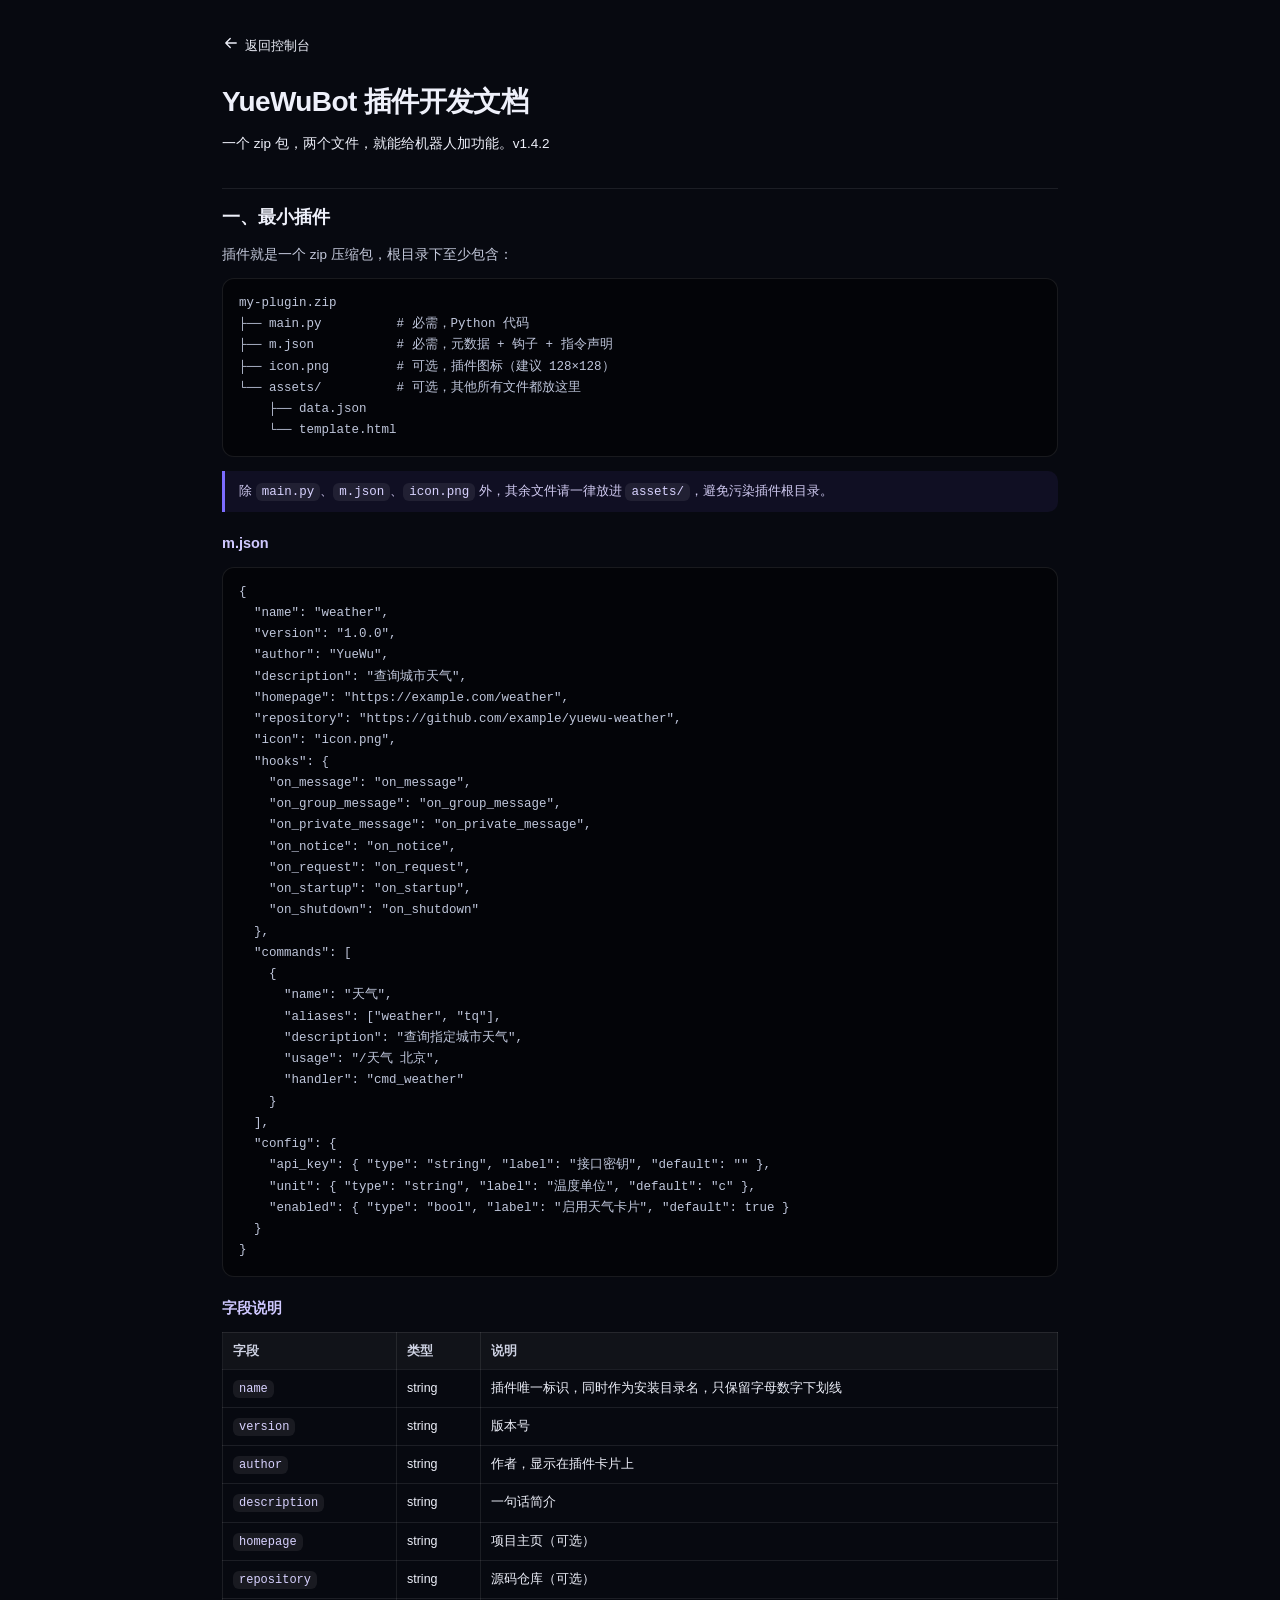
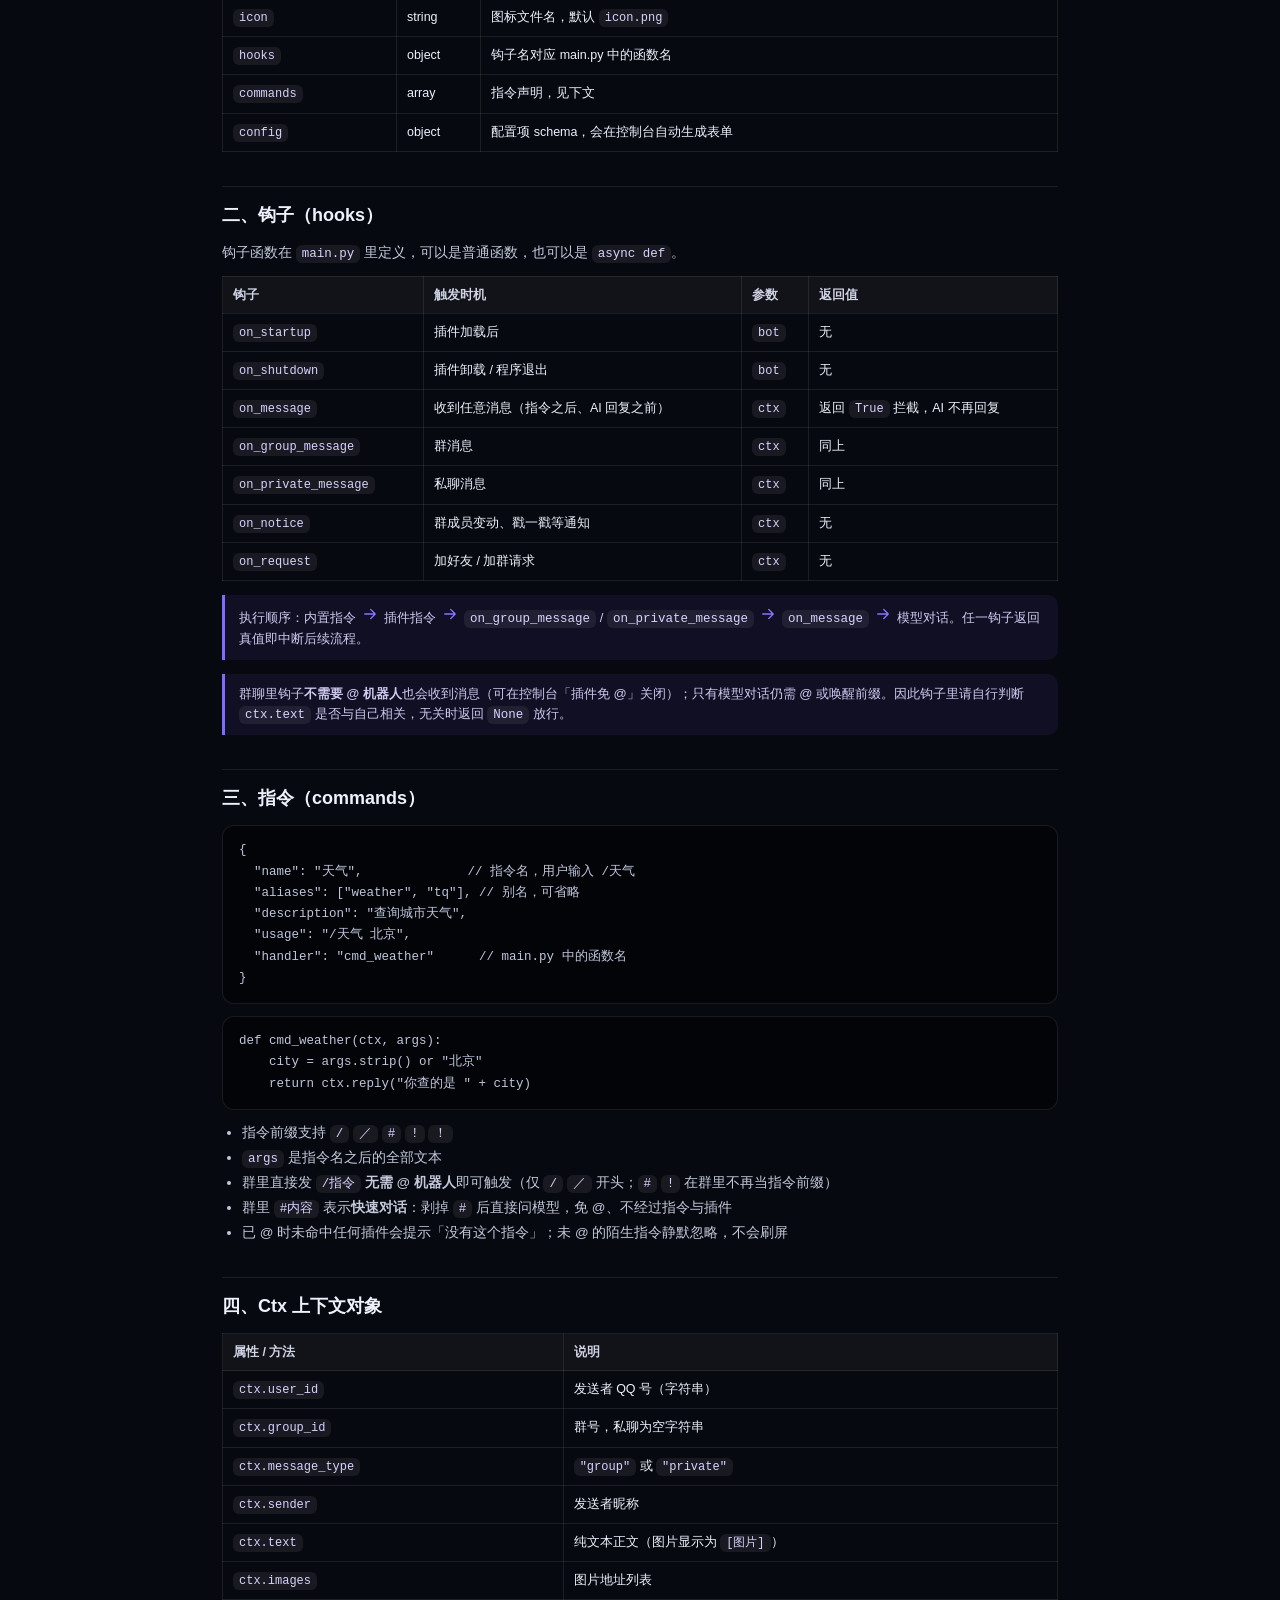
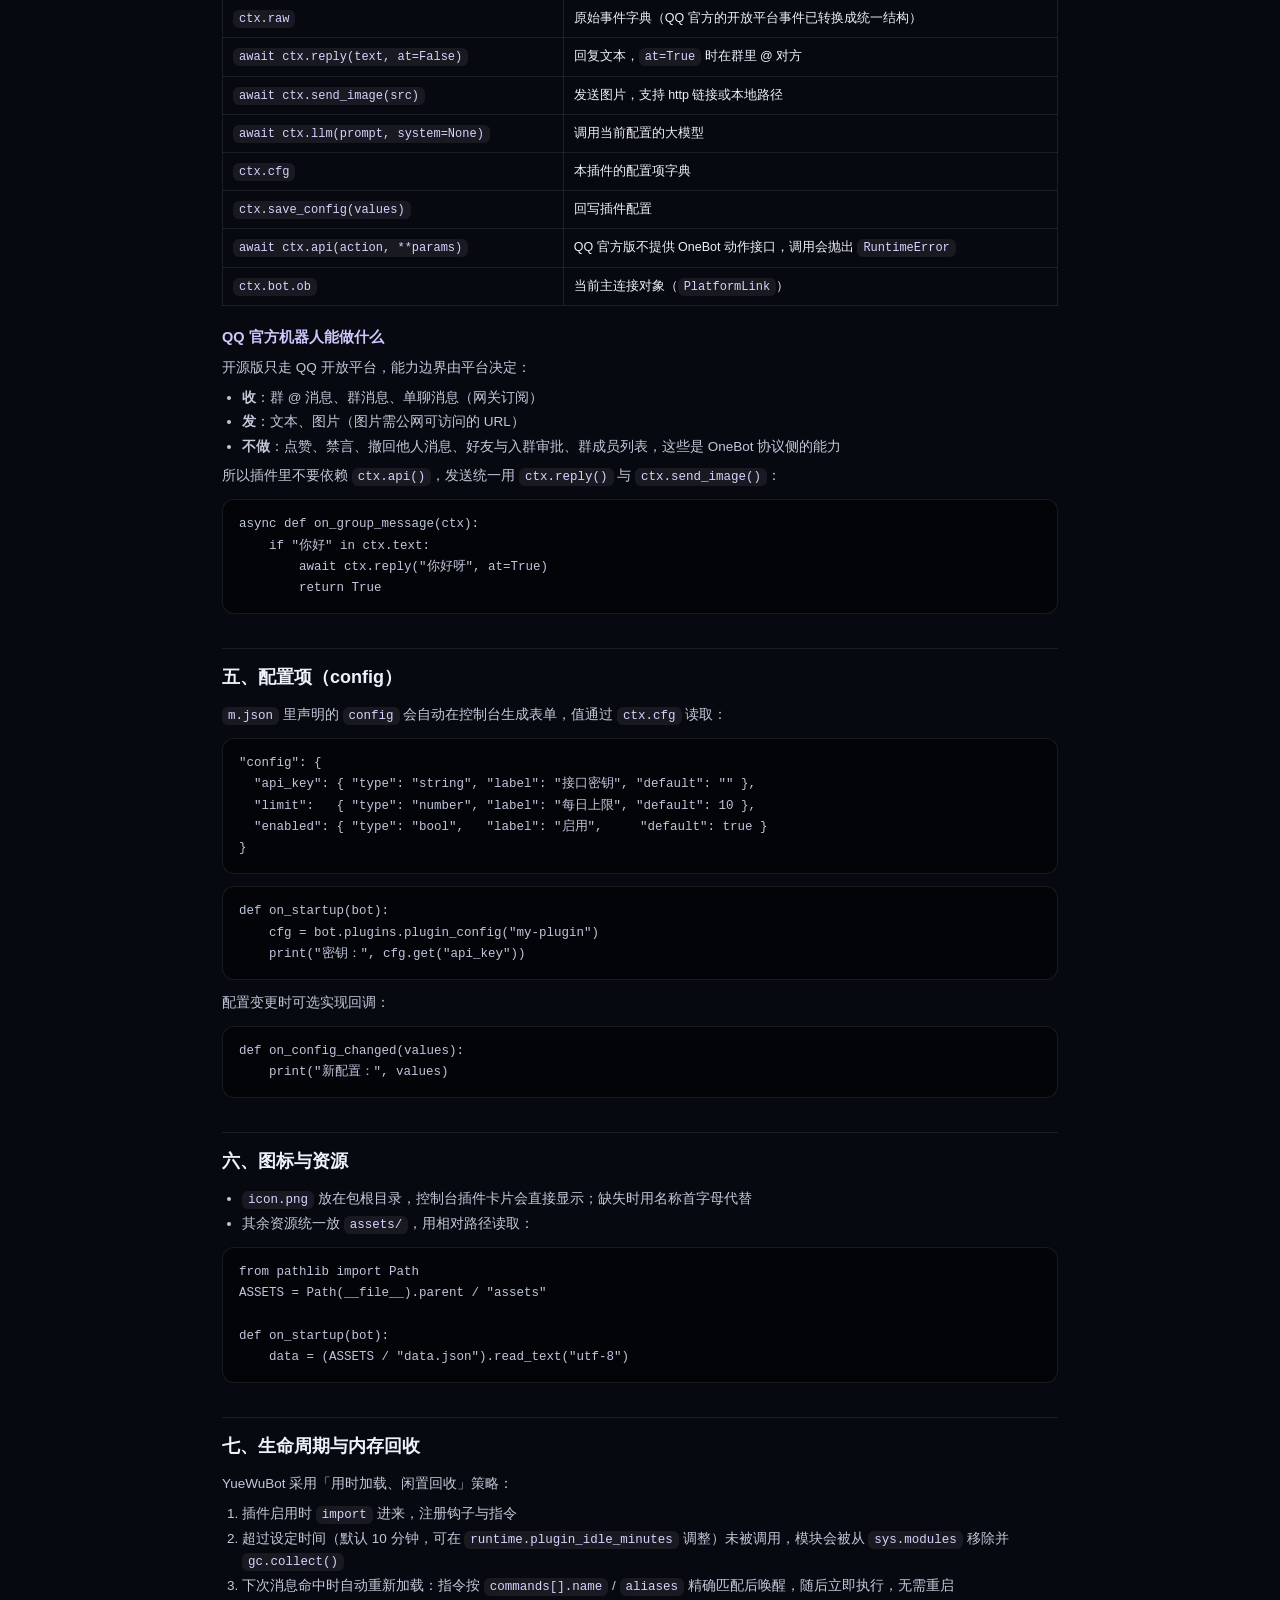
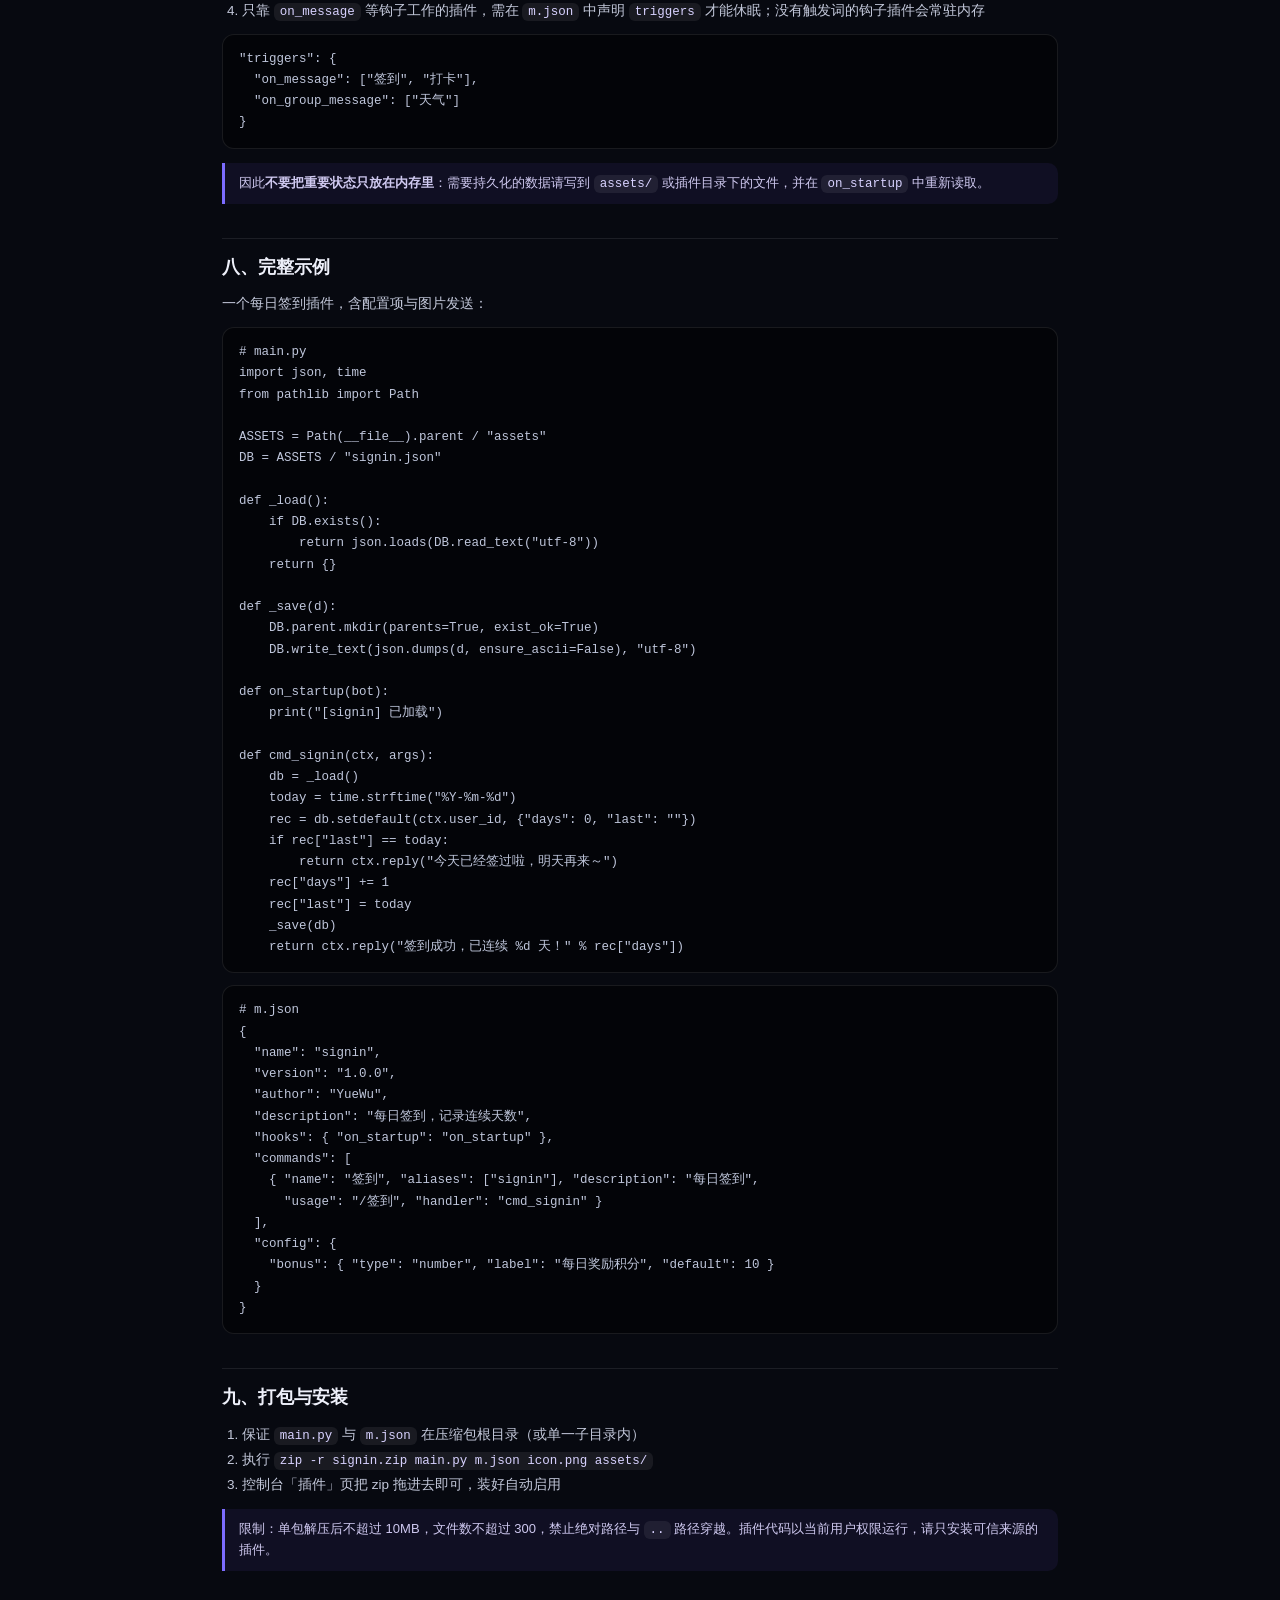
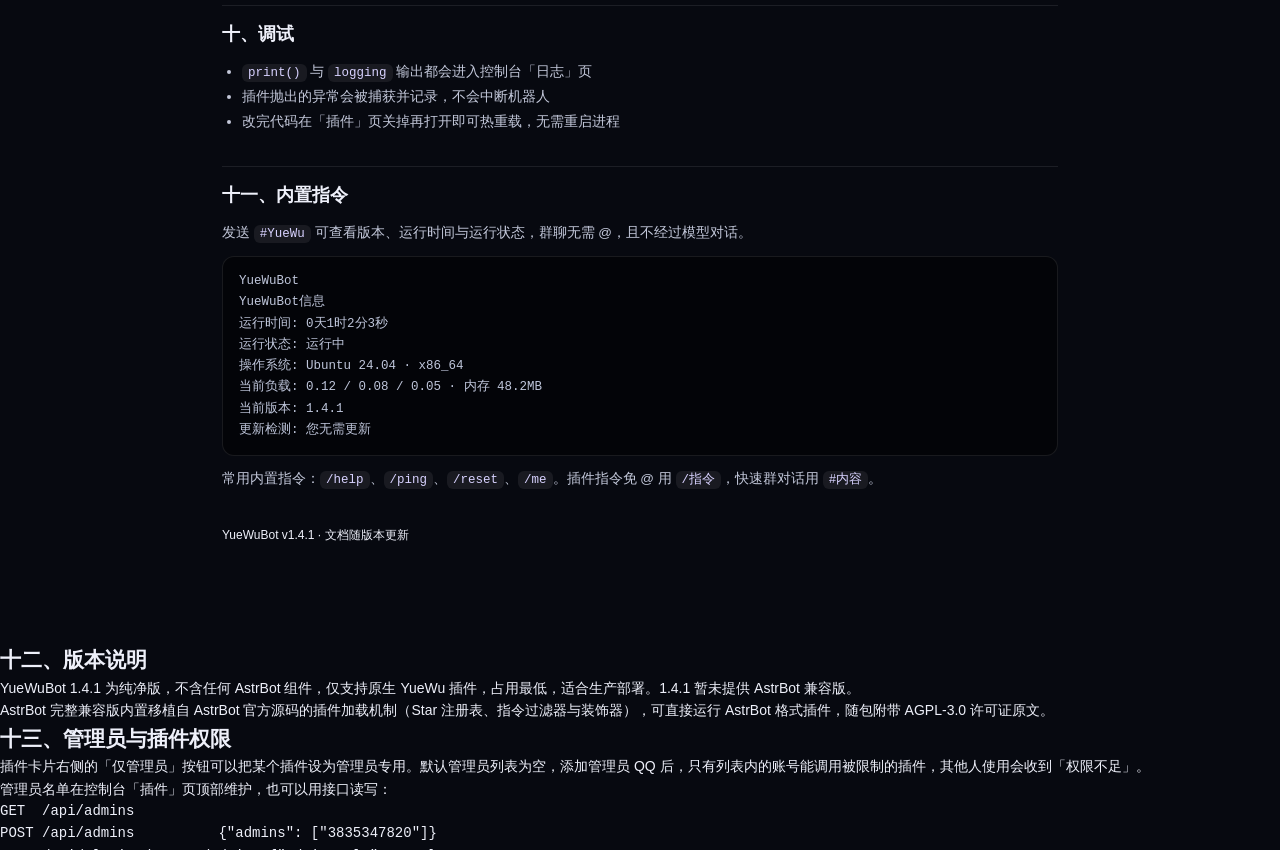
<file: web/docs.html>
<!DOCTYPE html>
<html lang="zh-CN">
<head>
<meta charset="utf-8">
<meta name="viewport" content="width=device-width,initial-scale=1">
<title>YueWuBot 插件开发文档</title>
<link rel="stylesheet" href="./style.css?v=__V__">
<style>
  .doc{max-width:880px;margin:0 auto;padding:34px 22px 90px}
  .doc h1{font-size:28px;letter-spacing:-.6px;margin-bottom:6px}
  .doc .lead{color:var(--dim);margin-bottom:28px}
  .doc h2{font-size:18px;margin:34px 0 12px;padding-top:14px;border-top:1px solid var(--line)}
  .doc h3{font-size:14.5px;margin:20px 0 8px;color:#cfc8ff}
  .doc p{color:#c3c8da;font-size:13.5px;margin:8px 0}
  .doc ul,.doc ol{margin:8px 0 8px 20px;color:#c3c8da;font-size:13.5px}
  .doc li{margin:3px 0}
  .doc code{background:rgba(255,255,255,.07);padding:2px 6px;border-radius:6px;font-size:12.5px;
    font-family:ui-monospace,Menlo,Consolas,monospace;color:#d8d2ff}
  .doc pre{background:rgba(0,0,0,.45);border:1px solid var(--line);border-radius:12px;padding:14px 16px;
    overflow:auto;margin:12px 0;font-size:12.5px;line-height:1.7}
  .doc pre code{background:none;padding:0;color:#bfc6db}
  .doc table{width:100%;border-collapse:collapse;margin:12px 0;font-size:12.5px}
  .doc th,.doc td{border:1px solid var(--line);padding:8px 10px;text-align:left;vertical-align:top}
  .doc th{background:rgba(255,255,255,.04);color:#cfd3e4;font-weight:600}
  .doc td code{font-size:12px}
  .doc .note{border-left:3px solid var(--brand);background:rgba(124,92,255,.08);padding:10px 14px;
    border-radius:0 10px 10px 0;margin:14px 0;font-size:13px;color:#cfc9f0}
  .doc .top{display:flex;align-items:center;gap:12px;margin-bottom:24px}
  .doc .top a{font-size:12.5px;color:var(--brand3)}
  .kbd{font-size:11px;border:1px solid var(--line);border-bottom-width:2px;border-radius:5px;padding:1px 5px;color:var(--dim)}
</style>
</head>
<body>
<div class="bg-glow"></div>
<div class="doc">
  <div class="top"><a href="./"><svg viewBox="0 0 24 24" width="13" height="13" fill="none" stroke="currentColor" stroke-width="2" stroke-linecap="round" stroke-linejoin="round" style="display:inline-block;vertical-align:-2px;margin-right:5px"><path d="M19 12H5m6-6-6 6 6 6"/></svg>返回控制台</a></div>
  <h1>YueWuBot 插件开发文档</h1>
  <p class="lead">一个 zip 包，两个文件，就能给机器人加功能。v1.4.2</p>

  <h2>一、最小插件</h2>
  <p>插件就是一个 zip 压缩包，根目录下至少包含：</p>
  <pre><code>my-plugin.zip
├── main.py          # 必需，Python 代码
├── m.json           # 必需，元数据 + 钩子 + 指令声明
├── icon.png         # 可选，插件图标（建议 128×128）
└── assets/          # 可选，其他所有文件都放这里
    ├── data.json
    └── template.html</code></pre>
  <div class="note">除 <code>main.py</code>、<code>m.json</code>、<code>icon.png</code> 外，其余文件请一律放进 <code>assets/</code>，避免污染插件根目录。</div>

  <h3>m.json</h3>
  <pre><code>{
  "name": "weather",
  "version": "1.0.0",
  "author": "YueWu",
  "description": "查询城市天气",
  "homepage": "https://example.com/weather",
  "repository": "https://github.com/example/yuewu-weather",
  "icon": "icon.png",
  "hooks": {
    "on_message": "on_message",
    "on_group_message": "on_group_message",
    "on_private_message": "on_private_message",
    "on_notice": "on_notice",
    "on_request": "on_request",
    "on_startup": "on_startup",
    "on_shutdown": "on_shutdown"
  },
  "commands": [
    {
      "name": "天气",
      "aliases": ["weather", "tq"],
      "description": "查询指定城市天气",
      "usage": "/天气 北京",
      "handler": "cmd_weather"
    }
  ],
  "config": {
    "api_key": { "type": "string", "label": "接口密钥", "default": "" },
    "unit": { "type": "string", "label": "温度单位", "default": "c" },
    "enabled": { "type": "bool", "label": "启用天气卡片", "default": true }
  }
}</code></pre>

  <h3>字段说明</h3>
  <table>
    <tr><th>字段</th><th>类型</th><th>说明</th></tr>
    <tr><td><code>name</code></td><td>string</td><td>插件唯一标识，同时作为安装目录名，只保留字母数字下划线</td></tr>
    <tr><td><code>version</code></td><td>string</td><td>版本号</td></tr>
    <tr><td><code>author</code></td><td>string</td><td>作者，显示在插件卡片上</td></tr>
    <tr><td><code>description</code></td><td>string</td><td>一句话简介</td></tr>
    <tr><td><code>homepage</code></td><td>string</td><td>项目主页（可选）</td></tr>
    <tr><td><code>repository</code></td><td>string</td><td>源码仓库（可选）</td></tr>
    <tr><td><code>icon</code></td><td>string</td><td>图标文件名，默认 <code>icon.png</code></td></tr>
    <tr><td><code>hooks</code></td><td>object</td><td>钩子名对应 main.py 中的函数名</td></tr>
    <tr><td><code>commands</code></td><td>array</td><td>指令声明，见下文</td></tr>
    <tr><td><code>config</code></td><td>object</td><td>配置项 schema，会在控制台自动生成表单</td></tr>
  </table>

  <h2>二、钩子（hooks）</h2>
  <p>钩子函数在 <code>main.py</code> 里定义，可以是普通函数，也可以是 <code>async def</code>。</p>
  <table>
    <tr><th>钩子</th><th>触发时机</th><th>参数</th><th>返回值</th></tr>
    <tr><td><code>on_startup</code></td><td>插件加载后</td><td><code>bot</code></td><td>无</td></tr>
    <tr><td><code>on_shutdown</code></td><td>插件卸载 / 程序退出</td><td><code>bot</code></td><td>无</td></tr>
    <tr><td><code>on_message</code></td><td>收到任意消息（指令之后、AI 回复之前）</td><td><code>ctx</code></td><td>返回 <code>True</code> 拦截，AI 不再回复</td></tr>
    <tr><td><code>on_group_message</code></td><td>群消息</td><td><code>ctx</code></td><td>同上</td></tr>
    <tr><td><code>on_private_message</code></td><td>私聊消息</td><td><code>ctx</code></td><td>同上</td></tr>
    <tr><td><code>on_notice</code></td><td>群成员变动、戳一戳等通知</td><td><code>ctx</code></td><td>无</td></tr>
    <tr><td><code>on_request</code></td><td>加好友 / 加群请求</td><td><code>ctx</code></td><td>无</td></tr>
  </table>
  <div class="note">执行顺序：内置指令<svg viewBox="0 0 24 24" width="12" height="12" fill="none" stroke="currentColor" stroke-width="2" stroke-linecap="round" stroke-linejoin="round" style="display:inline-block;vertical-align:-1px;margin:0 5px;color:#8b74ff"><path d="M5 12h14m-6-6 6 6-6 6"/></svg>插件指令<svg viewBox="0 0 24 24" width="12" height="12" fill="none" stroke="currentColor" stroke-width="2" stroke-linecap="round" stroke-linejoin="round" style="display:inline-block;vertical-align:-1px;margin:0 5px;color:#8b74ff"><path d="M5 12h14m-6-6 6 6-6 6"/></svg><code>on_group_message</code> / <code>on_private_message</code><svg viewBox="0 0 24 24" width="12" height="12" fill="none" stroke="currentColor" stroke-width="2" stroke-linecap="round" stroke-linejoin="round" style="display:inline-block;vertical-align:-1px;margin:0 5px;color:#8b74ff"><path d="M5 12h14m-6-6 6 6-6 6"/></svg><code>on_message</code><svg viewBox="0 0 24 24" width="12" height="12" fill="none" stroke="currentColor" stroke-width="2" stroke-linecap="round" stroke-linejoin="round" style="display:inline-block;vertical-align:-1px;margin:0 5px;color:#8b74ff"><path d="M5 12h14m-6-6 6 6-6 6"/></svg>模型对话。任一钩子返回真值即中断后续流程。</div>
  <div class="note">群聊里钩子<strong>不需要 @ 机器人</strong>也会收到消息（可在控制台「插件免 @」关闭）；只有模型对话仍需 @ 或唤醒前缀。因此钩子里请自行判断 <code>ctx.text</code> 是否与自己相关，无关时返回 <code>None</code> 放行。</div>

  <h2>三、指令（commands）</h2>
  <pre><code>{
  "name": "天气",              // 指令名，用户输入 /天气
  "aliases": ["weather", "tq"], // 别名，可省略
  "description": "查询城市天气",
  "usage": "/天气 北京",
  "handler": "cmd_weather"      // main.py 中的函数名
}</code></pre>
  <pre><code>def cmd_weather(ctx, args):
    city = args.strip() or "北京"
    return ctx.reply("你查的是 " + city)</code></pre>
  <ul>
    <li>指令前缀支持 <code>/</code> <code>／</code> <code>#</code> <code>!</code> <code>！</code></li>
    <li><code>args</code> 是指令名之后的全部文本</li>
    <li>群里直接发 <code>/指令</code> <strong>无需 @ 机器人</strong>即可触发（仅 <code>/</code> <code>／</code> 开头；<code>#</code> <code>!</code> 在群里不再当指令前缀）</li>
    <li>群里 <code>#内容</code> 表示<strong>快速对话</strong>：剥掉 <code>#</code> 后直接问模型，免 @、不经过指令与插件</li>
    <li>已 @ 时未命中任何插件会提示「没有这个指令」；未 @ 的陌生指令静默忽略，不会刷屏</li>
  </ul>

  <h2>四、Ctx 上下文对象</h2>
  <table>
    <tr><th>属性 / 方法</th><th>说明</th></tr>
    <tr><td><code>ctx.user_id</code></td><td>发送者 QQ 号（字符串）</td></tr>
    <tr><td><code>ctx.group_id</code></td><td>群号，私聊为空字符串</td></tr>
    <tr><td><code>ctx.message_type</code></td><td><code>"group"</code> 或 <code>"private"</code></td></tr>
    <tr><td><code>ctx.sender</code></td><td>发送者昵称</td></tr>
    <tr><td><code>ctx.text</code></td><td>纯文本正文（图片显示为 <code>[图片]</code>）</td></tr>
    <tr><td><code>ctx.images</code></td><td>图片地址列表</td></tr>
    <tr><td><code>ctx.raw</code></td><td>原始事件字典（QQ 官方的开放平台事件已转换成统一结构）</td></tr>
    <tr><td><code>await ctx.reply(text, at=False)</code></td><td>回复文本，<code>at=True</code> 时在群里 @ 对方</td></tr>
    <tr><td><code>await ctx.send_image(src)</code></td><td>发送图片，支持 http 链接或本地路径</td></tr>
    <tr><td><code>await ctx.llm(prompt, system=None)</code></td><td>调用当前配置的大模型</td></tr>
    <tr><td><code>ctx.cfg</code></td><td>本插件的配置项字典</td></tr>
    <tr><td><code>ctx.save_config(values)</code></td><td>回写插件配置</td></tr>
    <tr><td><code>await ctx.api(action, **params)</code></td><td>QQ 官方版不提供 OneBot 动作接口，调用会抛出 <code>RuntimeError</code></td></tr>
    <tr><td><code>ctx.bot.ob</code></td><td>当前主连接对象（<code>PlatformLink</code>）</td></tr>
  </table>

  <h3>QQ 官方机器人能做什么</h3>
  <p>开源版只走 QQ 开放平台，能力边界由平台决定：</p>
  <ul>
    <li><strong>收</strong>：群 @ 消息、群消息、单聊消息（网关订阅）</li>
    <li><strong>发</strong>：文本、图片（图片需公网可访问的 URL）</li>
    <li><strong>不做</strong>：点赞、禁言、撤回他人消息、好友与入群审批、群成员列表，这些是 OneBot 协议侧的能力</li>
  </ul>
  <p>所以插件里不要依赖 <code>ctx.api()</code>，发送统一用 <code>ctx.reply()</code> 与 <code>ctx.send_image()</code>：</p>
  <pre><code>async def on_group_message(ctx):
    if "你好" in ctx.text:
        await ctx.reply("你好呀", at=True)
        return True</code></pre>

  <h2>五、配置项（config）</h2>
  <p><code>m.json</code> 里声明的 <code>config</code> 会自动在控制台生成表单，值通过 <code>ctx.cfg</code> 读取：</p>
  <pre><code>"config": {
  "api_key": { "type": "string", "label": "接口密钥", "default": "" },
  "limit":   { "type": "number", "label": "每日上限", "default": 10 },
  "enabled": { "type": "bool",   "label": "启用",     "default": true }
}</code></pre>
  <pre><code>def on_startup(bot):
    cfg = bot.plugins.plugin_config("my-plugin")
    print("密钥：", cfg.get("api_key"))</code></pre>
  <p>配置变更时可选实现回调：</p>
  <pre><code>def on_config_changed(values):
    print("新配置：", values)</code></pre>

  <h2>六、图标与资源</h2>
  <ul>
    <li><code>icon.png</code> 放在包根目录，控制台插件卡片会直接显示；缺失时用名称首字母代替</li>
    <li>其余资源统一放 <code>assets/</code>，用相对路径读取：</li>
  </ul>
  <pre><code>from pathlib import Path
ASSETS = Path(__file__).parent / "assets"

def on_startup(bot):
    data = (ASSETS / "data.json").read_text("utf-8")</code></pre>

  <h2>七、生命周期与内存回收</h2>
  <p>YueWuBot 采用「用时加载、闲置回收」策略：</p>
  <ol>
    <li>插件启用时 <code>import</code> 进来，注册钩子与指令</li>
    <li>超过设定时间（默认 10 分钟，可在 <code>runtime.plugin_idle_minutes</code> 调整）未被调用，模块会被从 <code>sys.modules</code> 移除并 <code>gc.collect()</code></li>
    <li>下次消息命中时自动重新加载：指令按 <code>commands[].name</code> / <code>aliases</code> 精确匹配后唤醒，随后立即执行，无需重启</li>
    <li>只靠 <code>on_message</code> 等钩子工作的插件，需在 <code>m.json</code> 中声明 <code>triggers</code> 才能休眠；没有触发词的钩子插件会常驻内存</li>
  </ol>
  <pre><code>"triggers": {
  "on_message": ["签到", "打卡"],
  "on_group_message": ["天气"]
}</code></pre>
  <div class="note">因此<strong>不要把重要状态只放在内存里</strong>：需要持久化的数据请写到 <code>assets/</code> 或插件目录下的文件，并在 <code>on_startup</code> 中重新读取。</div>

  <h2>八、完整示例</h2>
  <p>一个每日签到插件，含配置项与图片发送：</p>
  <pre><code># main.py
import json, time
from pathlib import Path

ASSETS = Path(__file__).parent / "assets"
DB = ASSETS / "signin.json"

def _load():
    if DB.exists():
        return json.loads(DB.read_text("utf-8"))
    return {}

def _save(d):
    DB.parent.mkdir(parents=True, exist_ok=True)
    DB.write_text(json.dumps(d, ensure_ascii=False), "utf-8")

def on_startup(bot):
    print("[signin] 已加载")

def cmd_signin(ctx, args):
    db = _load()
    today = time.strftime("%Y-%m-%d")
    rec = db.setdefault(ctx.user_id, {"days": 0, "last": ""})
    if rec["last"] == today:
        return ctx.reply("今天已经签过啦，明天再来～")
    rec["days"] += 1
    rec["last"] = today
    _save(db)
    return ctx.reply("签到成功，已连续 %d 天！" % rec["days"])</code></pre>
  <pre><code># m.json
{
  "name": "signin",
  "version": "1.0.0",
  "author": "YueWu",
  "description": "每日签到，记录连续天数",
  "hooks": { "on_startup": "on_startup" },
  "commands": [
    { "name": "签到", "aliases": ["signin"], "description": "每日签到",
      "usage": "/签到", "handler": "cmd_signin" }
  ],
  "config": {
    "bonus": { "type": "number", "label": "每日奖励积分", "default": 10 }
  }
}</code></pre>

  <h2>九、打包与安装</h2>
  <ol>
    <li>保证 <code>main.py</code> 与 <code>m.json</code> 在压缩包根目录（或单一子目录内）</li>
    <li>执行 <code>zip -r signin.zip main.py m.json icon.png assets/</code></li>
    <li>控制台「插件」页把 zip 拖进去即可，装好自动启用</li>
  </ol>
  <div class="note">限制：单包解压后不超过 10MB，文件数不超过 300，禁止绝对路径与 <code>..</code> 路径穿越。插件代码以当前用户权限运行，请只安装可信来源的插件。</div>

  <h2>十、调试</h2>
  <ul>
    <li><code>print()</code> 与 <code>logging</code> 输出都会进入控制台「日志」页</li>
    <li>插件抛出的异常会被捕获并记录，不会中断机器人</li>
    <li>改完代码在「插件」页关掉再打开即可热重载，无需重启进程</li>
  </ul>

  <h2>十一、内置指令</h2>
  <p>发送 <code>#YueWu</code> 可查看版本、运行时间与运行状态，群聊无需 @，且不经过模型对话。</p>
  <pre><code>YueWuBot
YueWuBot信息
运行时间: 0天1时2分3秒
运行状态: 运行中
操作系统: Ubuntu 24.04 · x86_64
当前负载: 0.12 / 0.08 / 0.05 · 内存 48.2MB
当前版本: 1.4.1
更新检测: 您无需更新</code></pre>
  <p>常用内置指令：<code>/help</code>、<code>/ping</code>、<code>/reset</code>、<code>/me</code>。插件指令免 @ 用 <code>/指令</code>，快速群对话用 <code>#内容</code>。</p>

  <p style="margin-top:36px;color:var(--dim2);font-size:12px">YueWuBot v1.4.1 · 文档随版本更新</p>
</div>

  <h2>十二、版本说明</h2>
  <p>YueWuBot 1.4.1 为纯净版，不含任何 AstrBot 组件，仅支持原生 YueWu 插件，占用最低，适合生产部署。1.4.1 暂未提供 AstrBot 兼容版。</p>
  <p>AstrBot 完整兼容版内置移植自 AstrBot 官方源码的插件加载机制（Star 注册表、指令过滤器与装饰器），可直接运行 AstrBot 格式插件，随包附带 AGPL-3.0 许可证原文。</p>

  <h2>十三、管理员与插件权限</h2>
  <p>插件卡片右侧的「仅管理员」按钮可以把某个插件设为管理员专用。默认管理员列表为空，添加管理员 QQ 后，只有列表内的账号能调用被限制的插件，其他人使用会收到「权限不足」。</p>
  <p>管理员名单在控制台「插件」页顶部维护，也可以用接口读写：</p>
  <pre><code>GET  /api/admins
POST /api/admins          {"admins": ["3835347820"]}
POST /api/plugins/&lt;name&gt;/admin  {"admin_only": true}</code></pre>
  <p>配置项对应 <code>config.json</code> 的 <code>admins</code> 数组；插件开关保存在 <code>data/plugins.json</code> 的 <code>admin_only</code> 字段。</p>

</body>
</html>
</file>
<file: web/style.css>
/* YueWuBot 1.4.2 · console */
:root{
  --bg:#070910;
  --bg-2:#0b0f1b;
  --surface:rgba(255,255,255,.045);
  --surface-2:rgba(255,255,255,.075);
  --surface-solid:#101525;
  --line:rgba(255,255,255,.085);
  --line-2:rgba(255,255,255,.15);
  --text:#eef0fa;
  --muted:#9aa3bd;
  --faint:#6b7490;
  --brand:#7c6cff;
  --brand-2:#a78bfa;
  --cyan:#22d3ee;
  --green:#34d399;
  --amber:#fbbf24;
  --red:#fb7185;
  --shadow:0 30px 80px -40px rgba(0,0,0,.95);
  --shadow-sm:0 12px 30px -18px rgba(0,0,0,.8);
  --r-lg:22px;
  --r-md:16px;
  --r-sm:11px;
  --side:262px;
  color-scheme:dark;
}
[data-theme="light"]{
  --bg:#f3f5fb;
  --bg-2:#e9edf7;
  --surface:rgba(255,255,255,.86);
  --surface-2:#fff;
  --surface-solid:#fff;
  --line:rgba(19,28,55,.08);
  --line-2:rgba(19,28,55,.16);
  --text:#141a2c;
  --muted:#5a6480;
  --faint:#8992aa;
  --brand:#6a5af0;
  --brand-2:#8b78ff;
  --cyan:#0ba5c2;
  --green:#10a97a;
  --amber:#c8870a;
  --red:#e04b63;
  --shadow:0 30px 80px -45px rgba(30,40,80,.35);
  --shadow-sm:0 12px 28px -20px rgba(30,40,80,.28);
  color-scheme:light;
}
*{box-sizing:border-box;margin:0;padding:0}
html,body{min-height:100%}
body{
  background:var(--bg);color:var(--text);
  font-family:-apple-system,BlinkMacSystemFont,"Segoe UI","PingFang SC","Hiragino Sans GB","Microsoft YaHei",sans-serif;
  font-size:14px;line-height:1.6;overflow-x:hidden;
  -webkit-font-smoothing:antialiased;text-rendering:optimizeLegibility;
  font-variant-numeric:tabular-nums;
}
button,input,textarea,select{font:inherit;color:inherit}
button{background:none;border:0;cursor:pointer}
a{color:inherit;text-decoration:none}
svg{width:18px;height:18px;fill:none;stroke:currentColor;stroke-width:1.7;stroke-linecap:round;stroke-linejoin:round}
.hidden{display:none!important}
[hidden]{display:none!important}
::selection{background:rgba(124,108,255,.35)}
::-webkit-scrollbar{width:9px;height:9px}
::-webkit-scrollbar-thumb{background:var(--line-2);border-radius:99px;border:3px solid transparent;background-clip:content-box}
::-webkit-scrollbar-track{background:transparent}

/* ---------- backdrop ---------- */
.backdrop{position:fixed;inset:0;z-index:-1;overflow:hidden;background:
  radial-gradient(900px 520px at 12% -8%,rgba(124,108,255,.20),transparent 62%),
  radial-gradient(760px 440px at 92% 2%,rgba(34,211,238,.11),transparent 60%),
  radial-gradient(820px 520px at 55% 108%,rgba(167,139,250,.13),transparent 62%),
  linear-gradient(160deg,var(--bg),var(--bg-2) 55%,var(--bg))}
[data-theme="light"] .backdrop{background:
  radial-gradient(900px 520px at 10% -10%,rgba(124,108,255,.16),transparent 62%),
  radial-gradient(760px 440px at 94% 0%,rgba(34,211,238,.10),transparent 60%),
  linear-gradient(160deg,#f7f9ff,#eef2fb 60%,#f6f8fe)}
.glow{position:absolute;border-radius:50%;filter:blur(12px);opacity:.55;animation:drift 22s ease-in-out infinite}
.g1{width:320px;height:320px;left:4%;top:12%;background:radial-gradient(circle,rgba(124,108,255,.28),transparent 68%)}
.g2{width:240px;height:240px;right:6%;top:42%;background:radial-gradient(circle,rgba(34,211,238,.18),transparent 70%);animation-delay:-8s}
.g3{width:380px;height:380px;left:44%;bottom:-18%;background:radial-gradient(circle,rgba(167,139,250,.16),transparent 70%);animation-delay:-14s}
.grid{position:absolute;inset:0;opacity:.35;background-image:
  linear-gradient(rgba(255,255,255,.035) 1px,transparent 1px),
  linear-gradient(90deg,rgba(255,255,255,.035) 1px,transparent 1px);
  background-size:56px 56px;mask-image:radial-gradient(ellipse at 50% 0%,#000 20%,transparent 72%)}
[data-theme="light"] .grid{background-image:
  linear-gradient(rgba(20,30,60,.05) 1px,transparent 1px),
  linear-gradient(90deg,rgba(20,30,60,.05) 1px,transparent 1px)}
@keyframes drift{0%,100%{transform:translate3d(0,0,0) scale(1)}50%{transform:translate3d(16px,-24px,0) scale(1.06)}}
.ico-sun{display:none}
[data-theme="light"] .ico-sun{display:block}
[data-theme="light"] .ico-moon{display:none}

/* ---------- boot ---------- */
.boot{position:fixed;inset:0;display:flex;flex-direction:column;align-items:center;justify-content:center;gap:18px;z-index:60;background:var(--bg);transition:.35s}
.boot-mark{width:64px;height:64px;border-radius:20px;display:grid;place-items:center;font-size:30px;font-weight:850;color:#fff;
  background:linear-gradient(135deg,#9f7cff,#6a5af0 52%,#18c8e8);box-shadow:0 20px 50px -20px rgba(124,108,255,.9)}
.boot-bar{width:180px;height:4px;border-radius:99px;background:var(--line);overflow:hidden}
.boot-bar i{display:block;height:100%;width:40%;border-radius:99px;background:linear-gradient(90deg,var(--brand),var(--cyan));animation:boot 1.1s ease-in-out infinite}
.boot p{color:var(--faint);font-size:12.5px;letter-spacing:.02em}
@keyframes boot{0%{transform:translateX(-110%)}100%{transform:translateX(360%)}}

/* ---------- auth ---------- */
.auth{min-height:100dvh;display:grid;grid-template-columns:1.02fr .98fr;align-items:center;gap:clamp(28px,5vw,72px);padding:clamp(20px,5vw,64px);max-width:1420px;margin:0 auto}
.auth-art{position:relative;padding:clamp(28px,4vw,52px);border:1px solid var(--line);border-radius:34px;
  background:linear-gradient(150deg,var(--surface-2),var(--surface));box-shadow:var(--shadow);overflow:hidden;min-height:540px;display:flex;flex-direction:column}
.auth-art::before{content:"";position:absolute;width:260px;height:260px;right:-70px;top:-70px;border-radius:50%;
  background:radial-gradient(circle at 35% 35%,rgba(167,139,250,.5),rgba(124,108,255,.12) 60%,transparent 72%);filter:blur(2px)}
.auth-art::after{content:"";position:absolute;width:210px;height:210px;left:-60px;bottom:-70px;border-radius:50%;
  background:radial-gradient(circle at 35% 35%,rgba(34,211,238,.26),transparent 70%);filter:blur(4px)}
.art-top{display:flex;align-items:center;gap:12px;position:relative;z-index:1}
.mark,.brand-mark{display:grid;place-items:center;color:#fff;font-weight:850;background:linear-gradient(135deg,#9f7cff,#6a5af0 52%,#18c8e8);
  box-shadow:0 16px 36px -18px rgba(124,108,255,.9),inset 0 1px 0 rgba(255,255,255,.45)}
.mark{width:42px;height:42px;border-radius:13px;font-size:20px}
.art-name{font-weight:750;letter-spacing:.01em}
.auth-art h1{position:relative;z-index:1;margin-top:44px;font-size:clamp(36px,4.4vw,58px);line-height:1.08;letter-spacing:-.035em;font-weight:800;
  background:linear-gradient(135deg,var(--text) 10%,var(--brand-2) 62%,var(--cyan) 100%);-webkit-background-clip:text;background-clip:text;color:transparent}
.art-sub{position:relative;z-index:1;margin-top:16px;max-width:430px;color:var(--muted);font-size:14.2px;line-height:1.8}
.art-tags{position:relative;z-index:1;display:flex;flex-wrap:wrap;gap:8px;margin-top:24px}
.art-tags span{font-size:11.5px;color:var(--muted);border:1px solid var(--line);background:var(--surface);padding:5px 10px;border-radius:99px}
.art-flow{position:relative;z-index:1;margin-top:auto;display:grid;gap:10px;padding-top:36px}
.flow-line{display:flex;align-items:center;gap:10px;font-size:12.5px;color:var(--muted)}
.flow-line i{width:6px;height:6px;border-radius:50%;background:var(--green);box-shadow:0 0 0 3px rgba(52,211,153,.14)}
.flow-line em{margin-left:auto;font-style:normal;color:var(--faint);font-size:11.5px}
.art-foot{position:relative;z-index:1;display:flex;justify-content:space-between;margin-top:28px;padding-top:18px;border-top:1px solid var(--line);color:var(--faint);font-size:11.5px}
.auth-panel{display:flex;justify-content:center}
.auth-card{width:100%;max-width:452px;padding:34px;border:1px solid var(--line);border-radius:28px;
  background:var(--surface);backdrop-filter:blur(22px);box-shadow:var(--shadow);animation:rise .5s cubic-bezier(.2,.8,.2,1) both}
.auth-card h2{font-size:26px;letter-spacing:-.02em;font-weight:760}
.auth-card .sub{margin-top:7px;color:var(--muted);font-size:13.3px;line-height:1.7}
.auth-form{margin-top:26px;display:grid;gap:16px}
.auth-extra{display:flex;justify-content:space-between;align-items:center;margin-top:10px;font-size:12.3px;color:var(--faint)}
.auth-extra a{color:var(--brand-2)}
.auth-note{margin-top:24px;padding:13px 15px;border:1px dashed var(--line-2);border-radius:13px;color:var(--faint);font-size:12px;line-height:1.7}
.auth-note b{color:var(--muted);font-weight:600}
.pw-rules{margin-top:2px;display:grid;gap:6px}
.pw-rule{display:flex;align-items:center;gap:7px;font-size:11.8px;color:var(--faint)}
.pw-rule i{width:14px;height:14px;border-radius:50%;border:1px solid var(--line-2);display:grid;place-items:center;flex:0 0 14px;transition:.2s}
.pw-rule i::after{content:"";width:5px;height:3px;border-left:1.5px solid currentColor;border-bottom:1.5px solid currentColor;transform:rotate(-45deg);opacity:0}
.pw-rule.ok{color:var(--green)}
.pw-rule.ok i{border-color:var(--green);background:rgba(52,211,153,.12)}
.pw-rule.ok i::after{opacity:1}
.pw-meter{height:4px;border-radius:99px;background:var(--line);overflow:hidden;margin-top:10px}
.pw-meter i{display:block;height:100%;width:0;border-radius:99px;background:var(--red);transition:.25s}
.pw-meter.mid i{background:var(--amber)}
.pw-meter.good i{background:var(--green)}

/* ---------- shell ---------- */
.shell{display:flex;min-height:100dvh}
.sidebar{width:var(--side);flex:0 0 var(--side);position:sticky;top:0;height:100dvh;display:flex;flex-direction:column;
  padding:18px 14px;border-right:1px solid var(--line);background:linear-gradient(180deg,rgba(255,255,255,.035),rgba(255,255,255,.012));
  backdrop-filter:blur(18px);z-index:30;transition:width .22s ease,flex-basis .22s ease}
[data-theme="light"] .sidebar{background:rgba(255,255,255,.55)}
.side-head{display:flex;align-items:center;gap:8px;padding:2px 4px 0}
.brand{display:flex;align-items:center;gap:11px;min-width:0;flex:1}
.brand-mark{width:38px;height:38px;border-radius:12px;font-size:19px;flex:0 0 38px}
.brand-copy{display:flex;flex-direction:column;min-width:0}
.brand-copy b{font-size:14.5px;letter-spacing:-.01em;white-space:nowrap}
.brand-copy small{color:var(--faint);font-size:10.8px;white-space:nowrap}
.collapse-btn{flex:0 0 30px;width:30px;height:30px;border-radius:9px;color:var(--faint)}
.collapse-btn:hover{background:var(--surface-2);color:var(--text)}
.nav{margin-top:22px;display:flex;flex-direction:column;gap:3px;overflow-y:auto;flex:1;padding-bottom:10px}
.nav-group{margin:14px 0 5px;padding:0 12px;font-size:10.5px;letter-spacing:.12em;text-transform:uppercase;color:var(--faint)}
.nav-item{display:flex;align-items:center;gap:11px;padding:9px 11px;border-radius:11px;color:var(--muted);
  font-size:13.2px;transition:.16s;position:relative;white-space:nowrap}
.nav-item svg{width:18px;height:18px;flex:0 0 18px;opacity:.9}
.nav-item:hover{background:var(--surface);color:var(--text)}
.nav-item.on{background:linear-gradient(90deg,rgba(124,108,255,.18),rgba(124,108,255,.05));color:var(--text)}
.nav-item.on::before{content:"";position:absolute;left:0;top:8px;bottom:8px;width:2.5px;border-radius:99px;background:linear-gradient(180deg,var(--brand),var(--cyan))}
.nav-item .n-label{flex:1;min-width:0;overflow:hidden;text-overflow:ellipsis}
.nav-item .n-badge{font-size:10px;padding:1px 6px;border-radius:99px;background:rgba(251,113,133,.16);color:var(--red);font-weight:600}
.side-foot{padding-top:12px;border-top:1px solid var(--line);display:grid;gap:10px}
.side-user{display:flex;align-items:center;gap:10px;padding:4px 6px}
.avatar{width:34px;height:34px;border-radius:11px;display:grid;place-items:center;font-size:14px;font-weight:700;flex:0 0 34px;
  background:linear-gradient(135deg,rgba(124,108,255,.3),rgba(34,211,238,.18));border:1px solid var(--line-2)}
.user-copy{display:flex;flex-direction:column;min-width:0;flex:1}
.user-copy b{font-size:12.8px;white-space:nowrap;overflow:hidden;text-overflow:ellipsis}
.user-copy small{color:var(--faint);font-size:10.6px}
.side-status{display:flex;align-items:center;gap:8px;padding:7px 10px;border-radius:10px;background:var(--surface);font-size:11.5px;color:var(--muted)}
.pulse{width:7px;height:7px;border-radius:50%;background:var(--faint);flex:0 0 7px}
.pulse.on{background:var(--green);box-shadow:0 0 0 4px rgba(52,211,153,.13);animation:pulse 2.2s infinite}
@keyframes pulse{0%,100%{box-shadow:0 0 0 3px rgba(52,211,153,.12)}50%{box-shadow:0 0 0 7px rgba(52,211,153,0)}}

.shell.collapsed{--side:78px}
.shell.collapsed .brand-copy,.shell.collapsed .nav-group,.shell.collapsed .user-copy,
.shell.collapsed .side-status span:not(.pulse),.shell.collapsed .n-badge{display:none}
.shell.collapsed .brand{justify-content:center}
.shell.collapsed .side-head{flex-direction:column;gap:10px}
.shell.collapsed .nav-item{justify-content:center;padding:10px 0}
.shell.collapsed .nav-item .n-label{display:none}
.shell.collapsed .user-copy{display:none}
.shell.collapsed .side-user{justify-content:center;flex-direction:column;gap:8px}
.shell.collapsed .side-status{justify-content:center}

.main{flex:1;min-width:0;display:flex;flex-direction:column}
.topbar{position:sticky;top:0;z-index:25;display:flex;align-items:center;gap:14px;padding:14px clamp(18px,3vw,34px);
  border-bottom:1px solid var(--line);background:color-mix(in srgb,var(--bg) 72%,transparent);backdrop-filter:blur(16px)}
.menu-btn{display:none}
.crumb{display:flex;align-items:center;gap:8px;font-size:12.8px;color:var(--faint);min-width:0}
.crumb i{font-style:normal;opacity:.5}
.crumb b{color:var(--text);font-weight:600;font-size:13.5px;white-space:nowrap}
.top-actions{margin-left:auto;display:flex;align-items:center;gap:8px}
.chip{display:inline-flex;align-items:center;gap:6px;padding:6px 11px;border-radius:99px;border:1px solid var(--line);
  background:var(--surface);font-size:11.8px;color:var(--muted);white-space:nowrap;transition:.16s}
.chip.soft{background:transparent}
.chip.accent{border-color:rgba(251,191,36,.35);background:rgba(251,191,36,.12);color:var(--amber);cursor:pointer}
.chip.accent:hover{background:rgba(251,191,36,.2)}
.icon-btn{width:34px;height:34px;border-radius:10px;display:grid;place-items:center;color:var(--muted);transition:.16s}
.icon-btn:hover{background:var(--surface-2);color:var(--text)}
.view{flex:1;padding:clamp(20px,3vw,34px);padding-bottom:26px;max-width:1420px;width:100%;margin:0 auto}
.foot{display:flex;gap:16px;align-items:center;padding:14px clamp(18px,3vw,34px) 24px;color:var(--faint);font-size:11.6px}
.foot b{color:var(--muted);font-weight:600}
.foot a:hover{color:var(--text)}

/* ---------- page & cards ---------- */
.page{display:flex;flex-direction:column;gap:18px;animation:rise .38s cubic-bezier(.2,.8,.2,1) both}
@keyframes rise{from{opacity:0;transform:translateY(9px)}to{opacity:1;transform:none}}
.page>*{animation:rise .42s cubic-bezier(.2,.8,.2,1) both}
.page>*:nth-child(2){animation-delay:.03s}
.page>*:nth-child(3){animation-delay:.06s}
.page>*:nth-child(4){animation-delay:.09s}
.page>*:nth-child(5){animation-delay:.12s}
.page>*:nth-child(6){animation-delay:.15s}
.hero{position:relative;overflow:hidden;display:flex;align-items:center;gap:22px;padding:26px 28px;border-radius:var(--r-lg);
  border:1px solid var(--line);background:
  radial-gradient(600px 220px at 88% -40%,rgba(34,211,238,.16),transparent 70%),
  linear-gradient(135deg,rgba(124,108,255,.16),var(--surface) 62%);box-shadow:var(--shadow-sm)}
.hero::after{content:"";position:absolute;inset:0;background:linear-gradient(90deg,transparent,rgba(255,255,255,.04),transparent);
  transform:translateX(-100%);animation:sheen 7s ease-in-out infinite}
@keyframes sheen{0%,60%{transform:translateX(-100%)}92%,100%{transform:translateX(100%)}}
.hero-avatar{width:64px;height:64px;border-radius:20px;flex:0 0 64px;display:grid;place-items:center;font-size:27px;font-weight:800;
  background:linear-gradient(140deg,rgba(124,108,255,.35),rgba(34,211,238,.18));border:1px solid var(--line-2);box-shadow:inset 0 1px 0 rgba(255,255,255,.12)}
.hero-copy{min-width:0;flex:1;position:relative;z-index:1}
.hero-copy h2{font-size:clamp(20px,2.4vw,26px);letter-spacing:-.025em;font-weight:760;display:flex;align-items:center;gap:10px;flex-wrap:wrap}
.hero-copy p{margin-top:5px;color:var(--muted);font-size:12.9px}
.hero-meta{display:flex;gap:8px;flex-wrap:wrap;margin-top:12px}
.hero-actions{display:flex;gap:9px;position:relative;z-index:1;flex-wrap:wrap}
.card{border:1px solid var(--line);border-radius:var(--r-lg);background:var(--surface);backdrop-filter:blur(14px);box-shadow:var(--shadow-sm);overflow:hidden}
.card-head{display:flex;align-items:center;gap:12px;padding:18px 20px 0}
.card-head h3{font-size:14.5px;font-weight:680;letter-spacing:-.01em}
.card-head .sub{color:var(--faint);font-size:11.8px;margin-top:2px}
.card-head .right{margin-left:auto;display:flex;gap:8px;align-items:center}
.card-body{padding:16px 20px 20px}
.grid-2{display:grid;grid-template-columns:repeat(2,minmax(0,1fr));gap:18px;align-items:start}
.grid-3{display:grid;grid-template-columns:repeat(3,minmax(0,1fr));gap:18px}
.grid-4{display:grid;grid-template-columns:repeat(4,minmax(0,1fr));gap:14px}
.row{display:flex;align-items:center;gap:10px}
.between{display:flex;align-items:center;justify-content:space-between;gap:12px}
.muted{color:var(--muted)}
.faint{color:var(--faint)}
.small{font-size:12px}
.mono{font-family:ui-monospace,SFMono-Regular,Menlo,Consolas,monospace}
.empty{padding:34px 18px;text-align:center;color:var(--faint);font-size:12.8px}
.empty b{display:block;color:var(--muted);font-size:13.6px;margin-bottom:5px;font-weight:600}

/* stats */
.stat{padding:18px;border:1px solid var(--line);border-radius:var(--r-md);background:var(--surface);position:relative;overflow:hidden;transition:.18s}
.stat:hover{transform:translateY(-2px);border-color:var(--line-2);background:var(--surface-2)}
.stat .ic{width:34px;height:34px;border-radius:10px;display:grid;place-items:center;margin-bottom:12px;background:rgba(124,108,255,.13);color:var(--brand-2)}
.stat .ic.c2{background:rgba(34,211,238,.12);color:var(--cyan)}
.stat .ic.c3{background:rgba(52,211,153,.12);color:var(--green)}
.stat .ic.c4{background:rgba(251,191,36,.12);color:var(--amber)}
.stat .k{color:var(--faint);font-size:11.6px;letter-spacing:.02em}
.stat .v{font-size:23px;font-weight:730;letter-spacing:-.03em;margin-top:3px;line-height:1.2}
.stat .v small{font-size:12px;font-weight:500;color:var(--faint);letter-spacing:0;margin-left:3px}
.stat .trail{margin-top:6px;font-size:11.5px;color:var(--faint)}

/* buttons */
.btn{display:inline-flex;align-items:center;justify-content:center;gap:7px;padding:9px 15px;border-radius:11px;font-size:12.9px;font-weight:560;
  border:1px solid var(--line-2);background:var(--surface-2);color:var(--text);transition:.16s;white-space:nowrap}
.btn svg{width:16px;height:16px}
.btn:hover{transform:translateY(-1px);border-color:rgba(124,108,255,.4);box-shadow:0 8px 22px -14px rgba(0,0,0,.8)}
.btn:active{transform:none}
.btn.primary{border:0;color:#fff;background:linear-gradient(135deg,#8f7bff,#6553f0 55%,#4f46e5);
  box-shadow:0 14px 30px -16px rgba(101,83,240,.9),inset 0 1px 0 rgba(255,255,255,.24)}
.btn.primary:hover{box-shadow:0 18px 38px -16px rgba(101,83,240,1)}
.btn.ghost{background:transparent}
.btn.danger{color:var(--red);border-color:rgba(251,113,133,.3);background:rgba(251,113,133,.08)}
.btn.danger:hover{background:rgba(251,113,133,.15)}
.btn.sm{padding:6px 11px;font-size:12px;border-radius:9px}
.btn.block{width:100%}
.btn:disabled{opacity:.55;cursor:not-allowed;transform:none;box-shadow:none}
.btn.loading{position:relative;color:transparent!important}
.btn.loading::after{content:"";position:absolute;width:15px;height:15px;border-radius:50%;border:2px solid rgba(255,255,255,.35);border-top-color:#fff;animation:spin .7s linear infinite}
@keyframes spin{to{transform:rotate(360deg)}}

/* forms */
.field{display:grid;gap:7px}
.label{font-size:12.2px;color:var(--muted);display:flex;align-items:center;gap:6px}
.label .opt{margin-left:auto;font-size:10.8px;color:var(--faint);font-weight:400}
.input,.textarea,.select{width:100%;padding:10px 12px;border-radius:11px;border:1px solid var(--line-2);background:rgba(0,0,0,.14);
  color:var(--text);outline:none;transition:.16s;font-size:13px}
[data-theme="light"] .input,[data-theme="light"] .textarea,[data-theme="light"] .select{background:#fff}
.input:focus,.textarea:focus,.select:focus{border-color:rgba(124,108,255,.6);box-shadow:0 0 0 3px rgba(124,108,255,.14)}
.input::placeholder,.textarea::placeholder{color:var(--faint)}
.textarea{min-height:96px;resize:vertical;line-height:1.7}
.input-row{display:flex;gap:8px}
.input-row .input{flex:1}
.hint{font-size:11.3px;color:var(--faint);line-height:1.6}
.err{font-size:12px;color:var(--red)}
.seg{display:inline-flex;padding:3px;border-radius:11px;background:rgba(0,0,0,.16);border:1px solid var(--line)}
[data-theme="light"] .seg{background:#eef2fa}
.seg button{padding:6px 13px;border-radius:8px;font-size:12.2px;color:var(--faint);transition:.16s}
.seg button.on{background:var(--surface-2);color:var(--text);box-shadow:0 3px 10px -6px rgba(0,0,0,.7)}
.switch{position:relative;display:inline-flex;width:40px;height:23px;flex:0 0 40px;cursor:pointer}
.switch input{position:absolute;opacity:0;width:0;height:0}
.switch i{position:absolute;inset:0;border-radius:99px;background:var(--line-2);transition:.2s}
.switch i::after{content:"";position:absolute;width:17px;height:17px;border-radius:50%;background:#fff;top:3px;left:3px;transition:.2s;box-shadow:0 1px 4px rgba(0,0,0,.35)}
.switch input:checked+i{background:linear-gradient(135deg,var(--brand),#5a49e8)}
.switch input:checked+i::after{transform:translateX(17px)}
.range{width:100%;appearance:none;height:4px;border-radius:99px;background:var(--line-2);outline:none}
.range::-webkit-slider-thumb{appearance:none;width:16px;height:16px;border-radius:50%;background:linear-gradient(135deg,#a78bfa,#6a5af0);cursor:pointer;box-shadow:0 0 0 4px rgba(124,108,255,.16)}
.range-val{font-size:12.4px;color:var(--brand-2);font-weight:600;min-width:38px;text-align:right}

/* badges & lists */
.badge{display:inline-flex;align-items:center;gap:5px;padding:3px 8px;border-radius:7px;font-size:10.8px;font-weight:560;
  border:1px solid var(--line);background:var(--surface);color:var(--muted);white-space:nowrap}
.badge.green{color:var(--green);border-color:rgba(52,211,153,.28);background:rgba(52,211,153,.1)}
.badge.amber{color:var(--amber);border-color:rgba(251,191,36,.28);background:rgba(251,191,36,.1)}
.badge.red{color:var(--red);border-color:rgba(251,113,133,.3);background:rgba(251,113,133,.1)}
.badge.blue{color:var(--brand-2);border-color:rgba(124,108,255,.32);background:rgba(124,108,255,.12)}
.badge.cyan{color:var(--cyan);border-color:rgba(34,211,238,.28);background:rgba(34,211,238,.1)}
.dot{width:6px;height:6px;border-radius:50%;background:currentColor;flex:0 0 6px}
.kv{display:flex;justify-content:space-between;gap:12px;padding:9px 0;border-bottom:1px dashed var(--line);font-size:12.6px}
.kv:last-child{border-bottom:0}
.kv span{color:var(--faint)}
.kv b{font-weight:560;text-align:right;word-break:break-all}
.list{display:grid;gap:2px}
.list-item{display:flex;align-items:center;gap:12px;padding:11px 12px;border-radius:11px;transition:.16s}
.list-item:hover{background:var(--surface)}
.list-item .ic{width:34px;height:34px;border-radius:10px;display:grid;place-items:center;background:var(--surface-2);color:var(--muted);flex:0 0 34px}
.list-item .txt{min-width:0;flex:1}
.list-item .txt b{font-size:12.8px;font-weight:560;display:block;white-space:nowrap;overflow:hidden;text-overflow:ellipsis}
.list-item .txt small{display:block;color:var(--faint);font-size:11.2px;white-space:nowrap;overflow:hidden;text-overflow:ellipsis}

/* platform cards */
.plat{display:flex;flex-direction:column;gap:13px;padding:17px;border:1px solid var(--line);border-radius:var(--r-md);background:var(--surface);transition:.18s}
.plat:hover{border-color:var(--line-2);box-shadow:var(--shadow-sm)}
.plat-head{display:flex;align-items:flex-start;gap:11px}
.plat-ic{width:38px;height:38px;border-radius:12px;display:grid;place-items:center;flex:0 0 38px;background:rgba(124,108,255,.14);color:var(--brand-2)}
.plat-ic.qq{background:rgba(34,211,238,.12);color:var(--cyan)}
.plat-ic.wx{background:rgba(52,211,153,.12);color:var(--green)}
.plat-ic.v12{background:rgba(251,191,36,.12);color:var(--amber)}
.plat-title{min-width:0;flex:1}
.plat-title b{font-size:13.6px;display:block;white-space:nowrap;overflow:hidden;text-overflow:ellipsis}
.plat-title small{color:var(--faint);font-size:11.2px;display:block;white-space:nowrap;overflow:hidden;text-overflow:ellipsis}
.plat-meta{display:flex;flex-wrap:wrap;gap:6px}
.plat-actions{display:flex;gap:7px;flex-wrap:wrap;margin-top:auto}
.plat-url{font-size:10.8px;color:var(--faint);font-family:ui-monospace,Menlo,Consolas,monospace;word-break:break-all;background:rgba(0,0,0,.12);padding:7px 9px;border-radius:8px}
.plat-off{opacity:.62}

/* plugin cards */
.toolbar{display:flex;gap:9px;align-items:center;flex-wrap:wrap}
.toolbar .input{max-width:280px}
.plugin-grid{display:grid;grid-template-columns:repeat(auto-fill,minmax(272px,1fr));gap:14px}
.plugin{display:flex;flex-direction:column;gap:12px;padding:17px;border:1px solid var(--line);border-radius:var(--r-md);
  background:var(--surface);transition:.18s;position:relative}
.plugin:hover{transform:translateY(-2px);border-color:var(--line-2);box-shadow:var(--shadow-sm)}
.plugin-top{display:flex;align-items:center;gap:11px}
.plugin-ic{width:40px;height:40px;border-radius:12px;display:grid;place-items:center;flex:0 0 40px;font-weight:700;font-size:16px;
  background:linear-gradient(140deg,rgba(124,108,255,.22),rgba(34,211,238,.12));border:1px solid var(--line);overflow:hidden}
.plugin-ic img{width:100%;height:100%;object-fit:cover}
.plugin-name{min-width:0;flex:1}
.plugin-name b{display:block;font-size:13.4px;white-space:nowrap;overflow:hidden;text-overflow:ellipsis}
.plugin-name small{display:block;color:var(--faint);font-size:11px}
.plugin-desc{color:var(--muted);font-size:12.2px;line-height:1.65;min-height:38px;display:-webkit-box;-webkit-line-clamp:2;-webkit-box-orient:vertical;overflow:hidden}
.plugin-foot{display:flex;align-items:center;gap:8px;margin-top:auto;padding-top:10px;border-top:1px dashed var(--line)}
.plugin-cmds{font-size:11px;color:var(--faint)}
.plugin-acts{margin-left:auto;display:flex;gap:4px}
.plugin-acts .icon-btn{width:28px;height:28px;border-radius:8px}
.plugin-acts .icon-btn svg{width:15px;height:15px}

/* market */
.mk-grid{display:grid;grid-template-columns:repeat(auto-fill,minmax(286px,1fr));gap:14px}
.mk{display:flex;flex-direction:column;gap:11px;padding:17px;border:1px solid var(--line);border-radius:var(--r-md);background:var(--surface);transition:.18s}
.mk:hover{transform:translateY(-2px);border-color:rgba(124,108,255,.3);box-shadow:var(--shadow-sm)}
.mk-top{display:flex;gap:11px;align-items:center}
.mk-ic{width:40px;height:40px;border-radius:12px;display:grid;place-items:center;font-weight:700;flex:0 0 40px;
  background:linear-gradient(140deg,rgba(34,211,238,.18),rgba(124,108,255,.16));border:1px solid var(--line)}
.mk-ic img{width:100%;height:100%;object-fit:cover;border-radius:11px}
.mk-name{min-width:0;flex:1}
.mk-name b{display:block;font-size:13.3px;white-space:nowrap;overflow:hidden;text-overflow:ellipsis}
.mk-name small{color:var(--faint);font-size:11px}
.mk p{color:var(--muted);font-size:12.2px;line-height:1.65;min-height:39px;display:-webkit-box;-webkit-line-clamp:2;-webkit-box-orient:vertical;overflow:hidden}
.mk-tags{display:flex;flex-wrap:wrap;gap:5px}
.mk-tags span{font-size:10.4px;color:var(--faint);background:var(--surface-2);padding:2px 7px;border-radius:6px}
.mk-foot{display:flex;align-items:center;gap:8px;margin-top:auto;padding-top:10px;border-top:1px dashed var(--line)}

/* logs */
.log-wrap{height:calc(100dvh - 300px);min-height:320px;overflow:auto;border:1px solid var(--line);border-radius:var(--r-md);background:rgba(0,0,0,.16)}
[data-theme="light"] .log-wrap{background:#fbfcff}
.log-item{display:grid;grid-template-columns:82px 58px minmax(0,1fr);gap:10px;padding:7px 12px;font-size:12.2px;border-bottom:1px solid rgba(255,255,255,.03);align-items:start}
.log-item:last-child{border-bottom:0}
.log-item time{color:var(--faint);font-family:ui-monospace,Menlo,Consolas,monospace;font-size:11px}
.log-item .lv{font-size:10.4px;font-weight:650;letter-spacing:.04em;text-transform:uppercase}
.lv-info{color:var(--brand-2)}.lv-ok{color:var(--green)}.lv-warn{color:var(--amber)}.lv-error{color:var(--red)}
.log-item .msg{color:var(--muted);word-break:break-word;line-height:1.55}
.log-item.err .msg{color:var(--red)}
.log-item.warn .msg{color:var(--amber)}

/* chat */
.chat-box{display:flex;flex-direction:column;height:calc(100dvh - 290px);min-height:380px;border:1px solid var(--line);border-radius:var(--r-md);overflow:hidden;background:rgba(0,0,0,.12)}
.chat-list{flex:1;overflow:auto;padding:18px;display:flex;flex-direction:column;gap:14px}
.msg{display:flex;gap:10px;max-width:82%}
.msg .who{width:30px;height:30px;border-radius:9px;flex:0 0 30px;display:grid;place-items:center;font-size:12px;font-weight:700;background:var(--surface-2);border:1px solid var(--line)}
.msg .bubble{padding:10px 13px;border-radius:13px;border:1px solid var(--line);background:var(--surface);font-size:13px;line-height:1.7;white-space:pre-wrap;word-break:break-word}
.msg.me{align-self:flex-end;flex-direction:row-reverse}
.msg.me .bubble{background:linear-gradient(135deg,rgba(124,108,255,.28),rgba(124,108,255,.14));border-color:rgba(124,108,255,.3)}
.msg .meta{font-size:10.4px;color:var(--faint);margin-top:5px}
.chat-input{display:flex;gap:8px;padding:12px;border-top:1px solid var(--line);background:var(--surface)}
.chat-input .textarea{min-height:44px;max-height:120px}
.chat-quick{display:flex;gap:6px;flex-wrap:wrap;padding:0 12px 10px}

/* settings */
.sec-title{display:flex;align-items:center;gap:8px;font-size:12px;letter-spacing:.1em;text-transform:uppercase;color:var(--faint);margin-bottom:2px}
.danger-zone{border-color:rgba(251,113,133,.22);background:rgba(251,113,133,.04)}
.update-box{display:flex;align-items:center;gap:14px;padding:16px;border-radius:var(--r-md);border:1px solid var(--line);background:var(--surface)}
.update-box .ic{width:42px;height:42px;border-radius:12px;display:grid;place-items:center;background:rgba(124,108,255,.14);color:var(--brand-2);flex:0 0 42px}
.update-box b{display:block;font-size:13.6px}
.update-box small{color:var(--faint);font-size:11.6px}
.update-notes{margin-top:10px;padding-left:18px;color:var(--muted);font-size:12.3px;line-height:1.8}
.update-notes li{list-style:disc}

/* modal */
.mask{position:fixed;inset:0;z-index:40;background:rgba(3,5,12,.62);backdrop-filter:blur(6px);animation:fade .2s both}
@keyframes fade{from{opacity:0}to{opacity:1}}
.modal{position:fixed;inset:0;z-index:41;display:grid;place-items:center;padding:18px;overflow:auto}
.modal-card{width:100%;max-width:560px;border:1px solid var(--line-2);border-radius:24px;background:var(--surface-solid);box-shadow:var(--shadow);
  animation:pop .26s cubic-bezier(.2,.9,.2,1) both;max-height:90dvh;display:flex;flex-direction:column}
@keyframes pop{from{opacity:0;transform:translateY(10px) scale(.985)}to{opacity:1;transform:none}}
.modal-card.wide{max-width:760px}
.modal-head{display:flex;align-items:center;gap:12px;padding:20px 22px 0}
.modal-head h3{font-size:16px;font-weight:700;letter-spacing:-.01em}
.modal-head .icon-btn{margin-left:auto}
.modal-body{padding:16px 22px;overflow:auto;display:grid;gap:14px}
.modal-foot{display:flex;gap:9px;justify-content:flex-end;padding:0 22px 20px}
.modal-sub{color:var(--faint);font-size:12px;margin-top:3px}

/* toast */
.toast{position:fixed;left:50%;bottom:28px;transform:translate(-50%,16px);z-index:60;padding:10px 16px;border-radius:12px;
  border:1px solid var(--line-2);background:var(--surface-solid);box-shadow:var(--shadow);font-size:12.8px;color:var(--text);
  opacity:0;pointer-events:none;transition:.24s;max-width:90vw}
.toast.show{opacity:1;transform:translate(-50%,0)}
.toast.ok{border-color:rgba(52,211,153,.4)}
.toast.err{border-color:rgba(251,113,133,.45);color:var(--red)}

/* responsive */
@media (max-width:1180px){
  .grid-4{grid-template-columns:repeat(2,minmax(0,1fr))}
  .grid-3{grid-template-columns:repeat(2,minmax(0,1fr))}
}
@media (max-width:960px){
  .auth{grid-template-columns:1fr;max-width:560px;padding:26px 18px}
  .auth-art{display:none}
  .auth-card{max-width:none}
  .sidebar{position:fixed;left:0;top:0;transform:translateX(-100%);transition:transform .24s ease;box-shadow:var(--shadow);z-index:45}
  .sidebar.open{transform:none}
  .menu-btn{display:grid}
  .grid-2{grid-template-columns:1fr}
  .shell{display:block}
  .view{padding:18px 14px}
  .topbar{padding:12px 14px}
  .foot{padding:12px 14px 22px}
}
@media (max-width:680px){
  .grid-4,.grid-3{grid-template-columns:1fr 1fr}
  .hero{flex-direction:column;align-items:flex-start;padding:22px}
  .hero-actions{width:100%}
  .hero-actions .btn{flex:1}
  .top-actions .chip.soft{display:none}
  .plugin-grid,.mk-grid{grid-template-columns:1fr}
  .log-item{grid-template-columns:70px 50px minmax(0,1fr);padding:7px 9px}
  .modal-card{border-radius:18px}
  .auth-card{padding:24px}
  .foot{flex-wrap:wrap;gap:10px}
}
@media (max-width:420px){
  .grid-4{grid-template-columns:1fr 1fr}
  .grid-3{grid-template-columns:1fr}
  .seg{width:100%}
  .seg button{flex:1}
}

.ob-card{border-color:rgba(124,108,255,.34);background:linear-gradient(180deg,rgba(124,108,255,.09),transparent 72%)}
.ob-step{display:flex;align-items:center;gap:12px;width:100%;text-align:left;padding:11px 13px;border-radius:12px;
  border:1px solid var(--line);background:var(--surface);color:var(--text);font:inherit;cursor:pointer;transition:.16s}
.ob-step:hover{border-color:var(--line-2);background:var(--surface-2)}
.ob-idx{width:24px;height:24px;flex:0 0 auto;display:grid;place-items:center;border-radius:50%;
  background:rgba(124,108,255,.16);color:var(--brand-2);font-size:12px;font-weight:700}
.ob-copy{flex:1;min-width:0}
.ob-copy b{display:block;font-size:13.2px;font-weight:620}
.ob-copy small{display:block;margin-top:3px;color:var(--muted);font-size:11.8px;line-height:1.6}
.ob-go{font-size:11.5px;color:var(--faint);white-space:nowrap}
.ob-step.ok .ob-idx{background:rgba(52,211,153,.16);color:var(--green)}
.ob-step.ok .ob-go{color:var(--green)}
</file>
